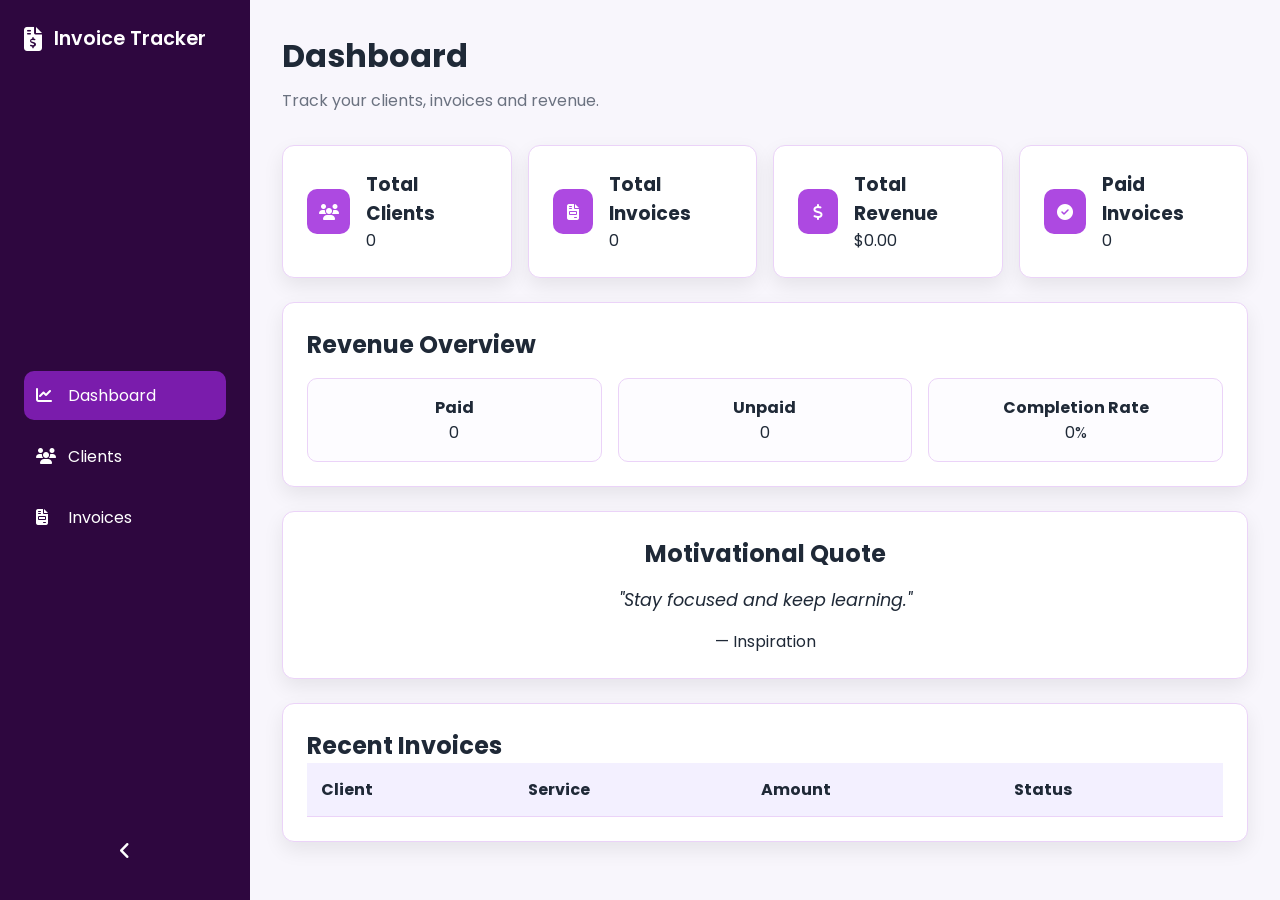
<file: index.html>
<!doctype html>
<html lang="en">
  <head>
    <meta charset="UTF-8" />
    <meta name="viewport" content="width=device-width, initial-scale=1.0" />
    <title>Invoice Tracker | Dashboard</title>

    <!-- Google Font -->
    <link
      href="https://fonts.googleapis.com/css2?family=Poppins:wght@300;400;500;600;700&display=swap"
      rel="stylesheet"
    />

    <!-- Font Awesome -->
    <link
      rel="stylesheet"
      href="https://cdnjs.cloudflare.com/ajax/libs/font-awesome/6.5.2/css/all.min.css"
    />

    <link rel="stylesheet" href="./css/style.css" />
  </head>
  <body>
    <div class="app-container">
      <!-- Sidebar -->
      <aside class="sidebar" id="sidebar">
        <div class="sidebar-header">
          <i class="fa-solid fa-file-invoice-dollar logo-icon"></i>
          <h2>Invoice Tracker</h2>
        </div>

        <nav class="sidebar-nav">
          <a href="index.html" class="nav-link active">
            <i class="fa-solid fa-chart-line"></i>
            <span>Dashboard</span>
          </a>

          <a href="clients.html" class="nav-link">
            <i class="fa-solid fa-users"></i>
            <span>Clients</span>
          </a>

          <a href="invoices.html" class="nav-link">
            <i class="fa-solid fa-file-invoice"></i>
            <span>Invoices</span>
          </a>
        </nav>

        <button id="toggleSidebar" class="toggle-btn"></button>
      </aside>

      <!-- Main Content -->
      <main class="main-content">
        <!-- Page Header -->
        <header class="page-header">
          <h1>Dashboard</h1>
          <p>Track your clients, invoices and revenue.</p>
        </header>

        <!-- Stats Cards -->
        <section class="stats-grid">
          <article class="card stat-card">
            <div class="card-icon">
              <i class="fa-solid fa-users"></i>
            </div>

            <div>
              <h3>Total Clients</h3>
              <p id="totalClients">0</p>
            </div>
          </article>

          <article class="card stat-card">
            <div class="card-icon">
              <i class="fa-solid fa-file-invoice"></i>
            </div>

            <div>
              <h3>Total Invoices</h3>
              <p id="totalInvoices">0</p>
            </div>
          </article>

          <article class="card stat-card">
            <div class="card-icon">
              <i class="fa-solid fa-dollar-sign"></i>
            </div>

            <div>
              <h3>Total Revenue</h3>
              <p id="totalRevenue">$0</p>
            </div>
          </article>

          <article class="card stat-card">
            <div class="card-icon">
              <i class="fa-solid fa-circle-check"></i>
            </div>

            <div>
              <h3>Paid Invoices</h3>
              <p id="paidInvoices">0</p>
            </div>
          </article>
        </section>

        <!-- Revenue Overview -->
        <section class="card">
          <h2>Revenue Overview</h2>

          <div class="overview-grid">
            <div class="overview-item">
              <h4>Paid</h4>
              <p id="paidCount">0</p>
            </div>

            <div class="overview-item">
              <h4>Unpaid</h4>
              <p id="unpaidCount">0</p>
            </div>

            <div class="overview-item">
              <h4>Completion Rate</h4>
              <p id="completionRate">0%</p>
            </div>
          </div>
        </section>

        <!-- Motivational Quote -->
        <section class="card quote-card">
          <h2>Motivational Quote</h2>

          <blockquote id="quoteText">Loading quote...</blockquote>

          <p id="quoteAuthor">Unknown</p>
        </section>

        <!-- Recent Invoices -->
        <section class="card">
          <div class="section-header">
            <h2>Recent Invoices</h2>
          </div>

          <div class="table-container">
            <table>
              <thead>
                <tr>
                  <th>Client</th>
                  <th>Service</th>
                  <th>Amount</th>
                  <th>Status</th>
                </tr>
              </thead>

              <tbody id="recentInvoices">
                <!-- JavaScript Render -->
              </tbody>
            </table>
          </div>
        </section>
      </main>
    </div>

    <script type="module" src="./js/main.js"></script>
  </body>
</html>
</file>
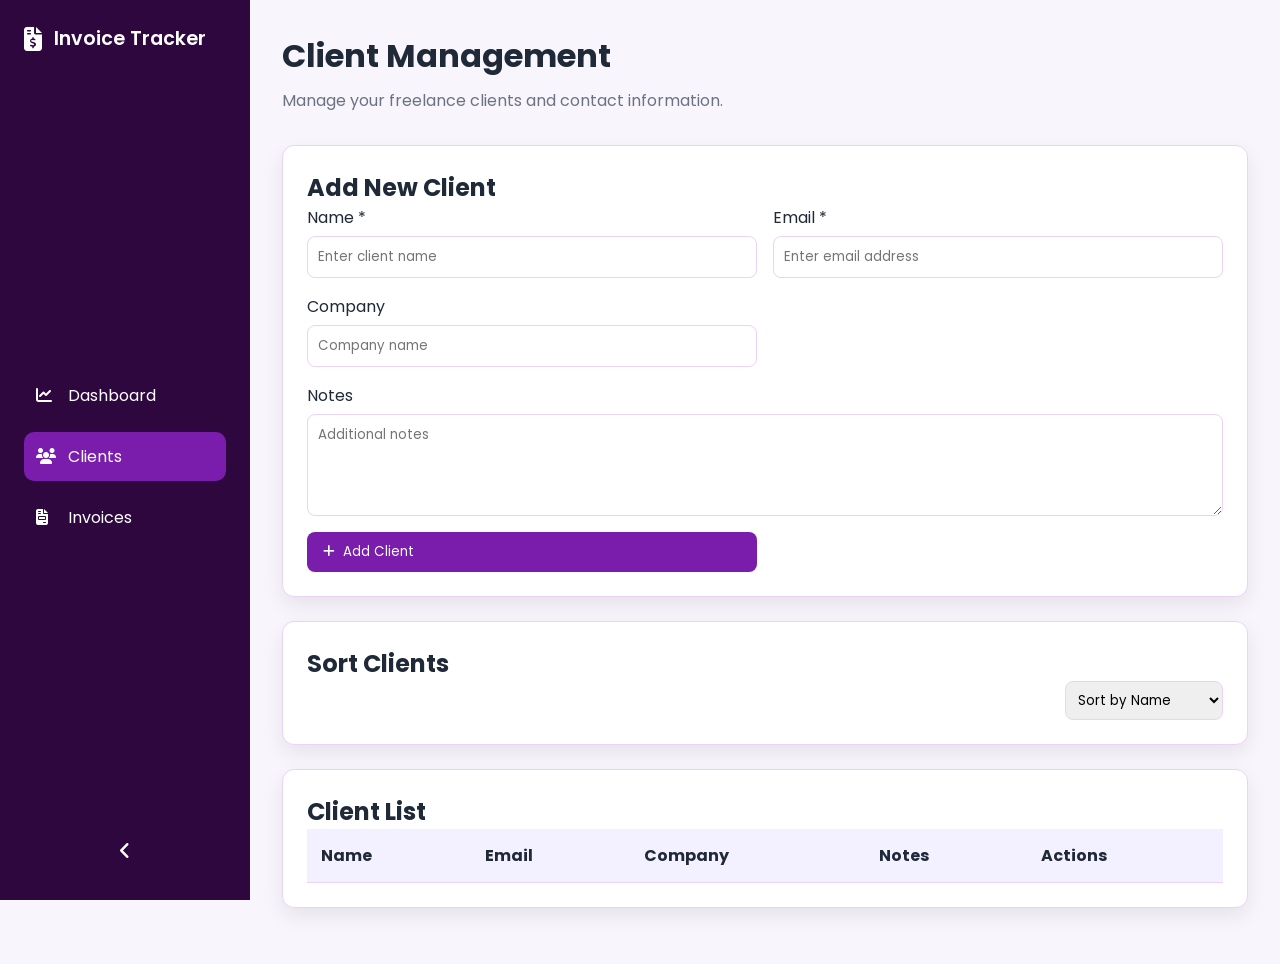
<file: clients.html>
<!doctype html>
<html lang="en">
  <head>
    <meta charset="UTF-8" />
    <meta name="viewport" content="width=device-width, initial-scale=1.0" />
    <title>Invoice Tracker | Clients</title>

    <!-- Google Font -->
    <link
      href="https://fonts.googleapis.com/css2?family=Poppins:wght@300;400;500;600;700&display=swap"
      rel="stylesheet"
    />

    <!-- Font Awesome -->
    <link
      rel="stylesheet"
      href="https://cdnjs.cloudflare.com/ajax/libs/font-awesome/6.5.2/css/all.min.css"
    />

    <link rel="stylesheet" href="./css/style.css" />
  </head>
  <body>
    <div class="app-container">
      <!-- Sidebar -->
      <aside class="sidebar" id="sidebar">
        <div class="sidebar-header">
          <i class="fa-solid fa-file-invoice-dollar logo-icon"></i>
          <h2>Invoice Tracker</h2>
        </div>

        <nav class="sidebar-nav">
          <a href="index.html" class="nav-link">
            <i class="fa-solid fa-chart-line"></i>
            <span>Dashboard</span>
          </a>

          <a href="clients.html" class="nav-link active">
            <i class="fa-solid fa-users"></i>
            <span>Clients</span>
          </a>

          <a href="invoices.html" class="nav-link">
            <i class="fa-solid fa-file-invoice"></i>
            <span>Invoices</span>
          </a>
        </nav>

        <button id="toggleSidebar" class="toggle-btn"></button>
      </aside>

      <!-- Main Content -->
      <main class="main-content">
        <!-- Page Header -->
        <header class="page-header">
          <h1>Client Management</h1>
          <p>Manage your freelance clients and contact information.</p>
        </header>

        <!-- Add Client Form -->
        <section class="card">
          <div class="section-header">
            <h2>Add New Client</h2>
          </div>

          <form id="clientForm" class="form-grid">
            <div class="form-group">
              <label for="clientName">Name *</label>
              <input
                type="text"
                id="clientName"
                placeholder="Enter client name"
                required
              />
            </div>

            <div class="form-group">
              <label for="clientEmail">Email *</label>
              <input
                type="email"
                id="clientEmail"
                placeholder="Enter email address"
                required
              />
            </div>

            <div class="form-group">
              <label for="clientCompany">Company</label>
              <input
                type="text"
                id="clientCompany"
                placeholder="Company name"
              />
            </div>

            <div class="form-group full-width">
              <label for="clientNotes">Notes</label>
              <textarea
                id="clientNotes"
                rows="4"
                placeholder="Additional notes"
              ></textarea>
            </div>

            <input type="hidden" id="clientId" />

            <button type="submit" class="btn-primary" id="submitClientBtn">
              <i class="fa-solid fa-plus"></i>
              Add Client
            </button>
          </form>
        </section>

        <!-- Sort Controls -->
        <section class="card">
          <div class="section-header">
            <h2>Sort Clients</h2>
          </div>

          <div class="sort-controls">
            <select id="sortClients">
              <option value="name">Sort by Name</option>

              <option value="email">Sort by Email</option>

              <option value="company">Sort by Company</option>
            </select>
          </div>
        </section>

        <!-- Clients Table -->
        <section class="card">
          <div class="section-header">
            <h2>Client List</h2>
          </div>

          <div class="table-container">
            <table>
              <thead>
                <tr>
                  <th>Name</th>
                  <th>Email</th>
                  <th>Company</th>
                  <th>Notes</th>
                  <th>Actions</th>
                </tr>
              </thead>

              <tbody id="clientsTableBody">
                <!-- JavaScript Render -->
              </tbody>
            </table>
          </div>
        </section>
      </main>
    </div>

    <script type="module" src="./js/clients.js"></script>
    <script type="module" src="./js/main.js"></script>
  </body>
</html>
</file>
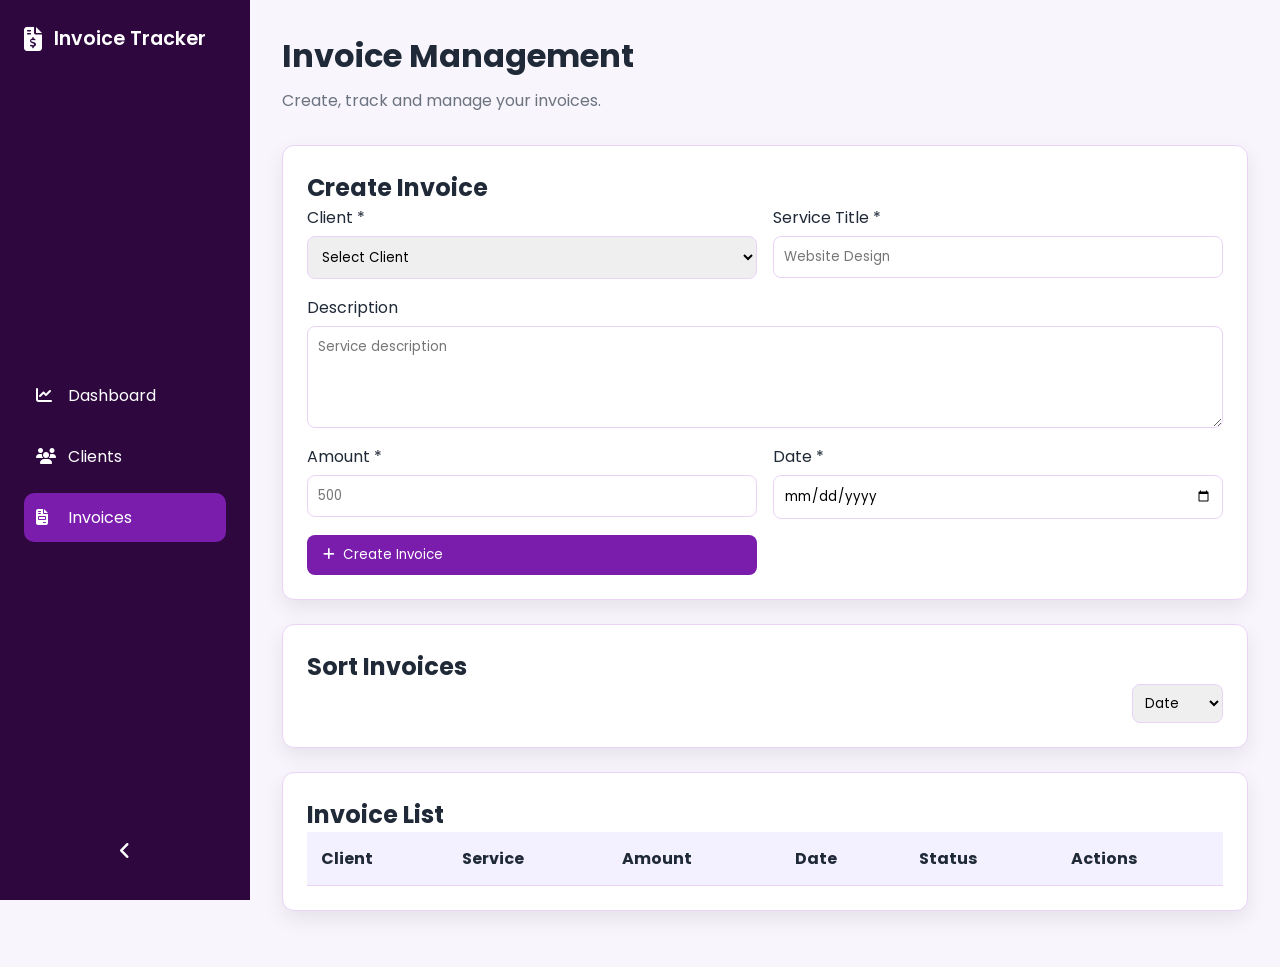
<file: invoices.html>
<!doctype html>
<html lang="en">
  <head>
    <meta charset="UTF-8" />
    <meta name="viewport" content="width=device-width, initial-scale=1.0" />
    <title>Invoice Tracker | Invoices</title>

    <!-- Google Font -->
    <link
      href="https://fonts.googleapis.com/css2?family=Poppins:wght@300;400;500;600;700&display=swap"
      rel="stylesheet"
    />

    <!-- Font Awesome -->
    <link
      rel="stylesheet"
      href="https://cdnjs.cloudflare.com/ajax/libs/font-awesome/6.5.2/css/all.min.css"
    />

    <link rel="stylesheet" href="./css/style.css" />
  </head>
  <body>
    <div class="app-container">
      <!-- Sidebar -->
      <aside class="sidebar" id="sidebar">
        <div class="sidebar-header">
          <i class="fa-solid fa-file-invoice-dollar logo-icon"></i>
          <h2>Invoice Tracker</h2>
        </div>

        <nav class="sidebar-nav">
          <a href="index.html" class="nav-link">
            <i class="fa-solid fa-chart-line"></i>
            <span>Dashboard</span>
          </a>

          <a href="clients.html" class="nav-link">
            <i class="fa-solid fa-users"></i>
            <span>Clients</span>
          </a>

          <a href="invoices.html" class="nav-link active">
            <i class="fa-solid fa-file-invoice"></i>
            <span>Invoices</span>
          </a>
        </nav>

        <button id="toggleSidebar" class="toggle-btn"></button>
      </aside>

      <!-- Main Content -->
      <main class="main-content">
        <!-- Header -->
        <header class="page-header">
          <h1>Invoice Management</h1>
          <p>Create, track and manage your invoices.</p>
        </header>

        <!-- Invoice Form -->
        <section class="card">
          <div class="section-header">
            <h2>Create Invoice</h2>
          </div>

          <form id="invoiceForm" class="form-grid">
            <div class="form-group">
              <label for="invoiceClient"> Client * </label>

              <select id="invoiceClient" required>
                <option value="">Select Client</option>
              </select>
            </div>

            <div class="form-group">
              <label for="serviceTitle"> Service Title * </label>

              <input
                type="text"
                id="serviceTitle"
                placeholder="Website Design"
                required
              />
            </div>

            <div class="form-group full-width">
              <label for="invoiceDescription"> Description </label>

              <textarea
                id="invoiceDescription"
                rows="4"
                placeholder="Service description"
              ></textarea>
            </div>

            <div class="form-group">
              <label for="invoiceAmount"> Amount * </label>

              <input
                type="number"
                id="invoiceAmount"
                min="0"
                step="0.01"
                placeholder="500"
                required
              />
            </div>

            <div class="form-group">
              <label for="invoiceDate"> Date * </label>

              <input type="date" id="invoiceDate" required />
            </div>

            <input type="hidden" id="invoiceId" />

            <button type="submit" class="btn-primary" id="submitInvoiceBtn">
              <i class="fa-solid fa-plus"></i>
              Create Invoice
            </button>
          </form>
        </section>

        <!-- Sort Section -->
        <section class="card">
          <div class="section-header">
            <h2>Sort Invoices</h2>
          </div>

          <div class="sort-controls">
            <select id="sortInvoices">
              <option value="date">Date</option>

              <option value="amount">Amount</option>

              <option value="status">Status</option>
            </select>
          </div>
        </section>

        <!-- Invoice Table -->
        <section class="card">
          <div class="section-header">
            <h2>Invoice List</h2>
          </div>

          <div class="table-container">
            <table>
              <thead>
                <tr>
                  <th>Client</th>
                  <th>Service</th>
                  <th>Amount</th>
                  <th>Date</th>
                  <th>Status</th>
                  <th>Actions</th>
                </tr>
              </thead>

              <tbody id="invoiceTableBody">
                <!-- JavaScript Render -->
              </tbody>
            </table>
          </div>
        </section>
      </main>
    </div>

    <script type="module" src="./js/invoices.js"></script>
    <script type="module" src="./js/main.js"></script>
  </body>
</html>
</file>
<file: css/style.css>
@import url("https://fonts.googleapis.com/css2?family=Poppins:wght@300;400;500;600;700&display=swap");

/* =========================
   VARIABLES
========================= */
:root {
  --primary-dark: #2e073f;
  --primary: #7a1cac;
  --primary-light: #ad49e1;
  --border: #ebd3f8;

  --background: #f8f6fc;
  --white: #ffffff;

  --success: #22c55e;
  --danger: #ef4444;

  --text-dark: #1f2937;
  --text-light: #6b7280;

  --shadow: 0 8px 20px rgba(0, 0, 0, 0.08);

  --sidebar-width: 250px;
  --sidebar-collapsed: 80px;
}

/* =========================
   RESET
========================= */
* {
  margin: 0;
  padding: 0;
  box-sizing: border-box;
}

body {
  font-family: "Poppins", sans-serif;
  background: var(--background);
  color: var(--text-dark);
}

a {
  text-decoration: none;
}

img {
  max-width: 100%;
}

button,
input,
select,
textarea {
  font-family: inherit;
}

/* =========================
   LAYOUT
========================= */
.app-container {
  display: flex;
  min-height: 100vh;
}

/* =========================
   SIDEBAR
========================= */
.sidebar {
  width: var(--sidebar-width);
  background: var(--primary-dark);
  color: white;
  display: flex;
  flex-direction: column;
  justify-content: space-between;
  padding: 1.5rem;
  position: sticky;
  top: 0;
  height: 100vh;
  transition: 0.3s ease;
}

.sidebar.collapsed {
  width: var(--sidebar-collapsed);
}

.sidebar-header {
  display: flex;
  align-items: center;
  gap: 12px;
  margin-bottom: 2rem;
}

.logo-icon {
  font-size: 1.5rem;
}

.sidebar-header h2 {
  font-size: 1.2rem;
  font-weight: 600;
}

.sidebar-nav {
  display: flex;
  flex-direction: column;
  gap: 12px;
}

.nav-link {
  color: white;
  display: flex;
  align-items: center;
  gap: 12px;
  padding: 12px;
  border-radius: 10px;
  transition: 0.2s ease;
}

.nav-link:hover {
  background: rgba(255, 255, 255, 0.12);
}

.nav-link.active {
  background: var(--primary);
}

.nav-link i {
  min-width: 20px;
}

.toggle-btn {
  background: transparent;
  border: none;
  color: white;
  font-size: 1.2rem;
  cursor: pointer;
  padding: 10px;
  border-radius: 10px;
  transition: 0.2s ease;
}

.toggle-btn:hover {
  background: rgba(255, 255, 255, 0.12);
}

/* collapsed state */
.sidebar.collapsed .sidebar-header h2,
.sidebar.collapsed .nav-link span {
  display: none;
}

.sidebar.collapsed .nav-link {
  justify-content: center;
}

/* =========================
   MAIN CONTENT
========================= */
.main-content {
  flex: 1;
  padding: 2rem;
}

.page-header {
  margin-bottom: 2rem;
}

.page-header h1 {
  font-size: 2rem;
  margin-bottom: 0.5rem;
}

.page-header p {
  color: var(--text-light);
}

/* =========================
   CARDS
========================= */
.card {
  background: var(--white);
  border: 1px solid var(--border);
  border-radius: 12px;
  padding: 1.5rem;
  margin-bottom: 1.5rem;
  box-shadow: var(--shadow);
  transition: transform 0.2s ease;
}

.card:hover {
  transform: translateY(-3px);
}

/* =========================
   STATS
========================= */
.stats-grid {
  display: grid;
  grid-template-columns: repeat(4, 1fr);
  gap: 1rem;
}

.stat-card {
  display: flex;
  align-items: center;
  gap: 1rem;
}

.card-icon {
  width: 45px;
  height: 45px;
  border-radius: 10px;
  background: var(--primary-light);
  color: white;
  display: flex;
  align-items: center;
  justify-content: center;
}

/* =========================
   OVERVIEW
========================= */
.overview-grid {
  display: grid;
  grid-template-columns: repeat(3, 1fr);
  gap: 1rem;
  margin-top: 1rem;
}

.overview-item {
  background: #fdfcff;
  border: 1px solid var(--border);
  padding: 1rem;
  border-radius: 10px;
  text-align: center;
}

/* =========================
   FORMS
========================= */
.form-grid {
  display: grid;
  grid-template-columns: repeat(2, 1fr);
  gap: 1rem;
}

.form-group {
  display: flex;
  flex-direction: column;
  gap: 6px;
}

.form-group.full-width {
  grid-column: 1 / -1;
}

input,
textarea,
select {
  padding: 10px;
  border: 1px solid var(--border);
  border-radius: 8px;
  outline: none;
  transition: 0.2s ease;
}

input:focus,
textarea:focus,
select:focus {
  border-color: var(--primary);
}

/* =========================
   BUTTONS
========================= */
.btn-primary {
  background: var(--primary);
  color: white;
  padding: 10px 16px;
  border: none;
  border-radius: 8px;
  cursor: pointer;
  display: inline-flex;
  align-items: center;
  gap: 8px;
  transition: 0.2s ease;
}

.btn-primary:hover {
  background: var(--primary-light);
}

.btn-icon {
  width: 38px;
  height: 38px;
  border: none;
  border-radius: 10px;
  cursor: pointer;
  display: inline-flex;
  align-items: center;
  justify-content: center;
  margin-right: 6px;
  color: white;
  transition: 0.2s ease;
}
.btn-icon:not(:last-child) {
  margin-right: 6px;
}

.btn-icon:hover {
  transform: translateY(-2px);
  box-shadow: 0 6px 12px rgba(0, 0, 0, 0.15);
}

.btn-icon.edit {
  background: var(--primary);
}

.btn-icon.delete {
  background: var(--danger);
}

.btn-icon.toggle {
  background: var(--text-light);
}

/* =========================
   TABLE
========================= */
.table-container {
  overflow-x: auto;
}

table {
  width: 100%;
  border-collapse: collapse;
  min-width: 700px;
}

thead {
  background: #f3f0ff;
}

th,
td {
  text-align: left;
  padding: 14px;
  border-bottom: 1px solid var(--border);
}

td:last-child {
  white-space: nowrap;
}

tr:hover {
  background: #faf7ff;
}

/* =========================
   BADGES
========================= */
.badge {
  padding: 5px 10px;
  border-radius: 20px;
  font-size: 12px;
}

.badge.paid {
  background: #dcfce7;
  color: var(--success);
}

.badge.unpaid {
  background: #fee2e2;
  color: var(--danger);
}

/* =========================
   QUOTE
========================= */
.quote-card {
  text-align: center;
}

blockquote {
  font-size: 1.1rem;
  font-style: italic;
  margin: 1rem 0;
}

/* =========================
   SORT
========================= */
.sort-controls {
  display: flex;
  justify-content: flex-end;
}

.sort-controls select {
  padding: 8px;
  border-radius: 8px;
  border: 1px solid var(--border);
}

/* =========================
   RESPONSIVE
========================= */
@media (max-width: 992px) {
  .stats-grid {
    grid-template-columns: repeat(2, 1fr);
  }

  .overview-grid {
    grid-template-columns: repeat(2, 1fr);
  }

  .form-grid {
    grid-template-columns: 1fr;
  }

  .sidebar-header h2 {
    display: none;
  }

  .sidebar .nav-link {
    justify-content: center;
  }
}

@media (max-width: 768px) {
  .app-container {
    flex-direction: column;
  }

  .sidebar {
    width: 100%;
    height: auto;
    position: static;
    flex-direction: row;
    justify-content: space-between;
    padding: 0.75rem;
  }

  .sidebar-nav {
    display: flex;
    flex-direction: row;
    gap: 8px;
    overflow-x: auto;
  }

  .nav-link {
    flex-direction: column;
    padding: 10px;
  }

  .nav-link span {
    display: none;
  }

  .stats-grid,
  .overview-grid {
    grid-template-columns: 1fr;
  }

  .btn-primary {
    width: 100%;
    justify-content: center;
  }

  .toggle-btn {
    display: none;
  }

  .main-content {
    padding: 1rem;
  }
}

@media (max-width: 480px) {
  .page-header h1 {
    font-size: 1.5rem;
  }

  blockquote {
    font-size: 1rem;
  }

  .card {
    padding: 1rem;
  }

  th,
  td {
    padding: 8px;
  }
}
</file>
